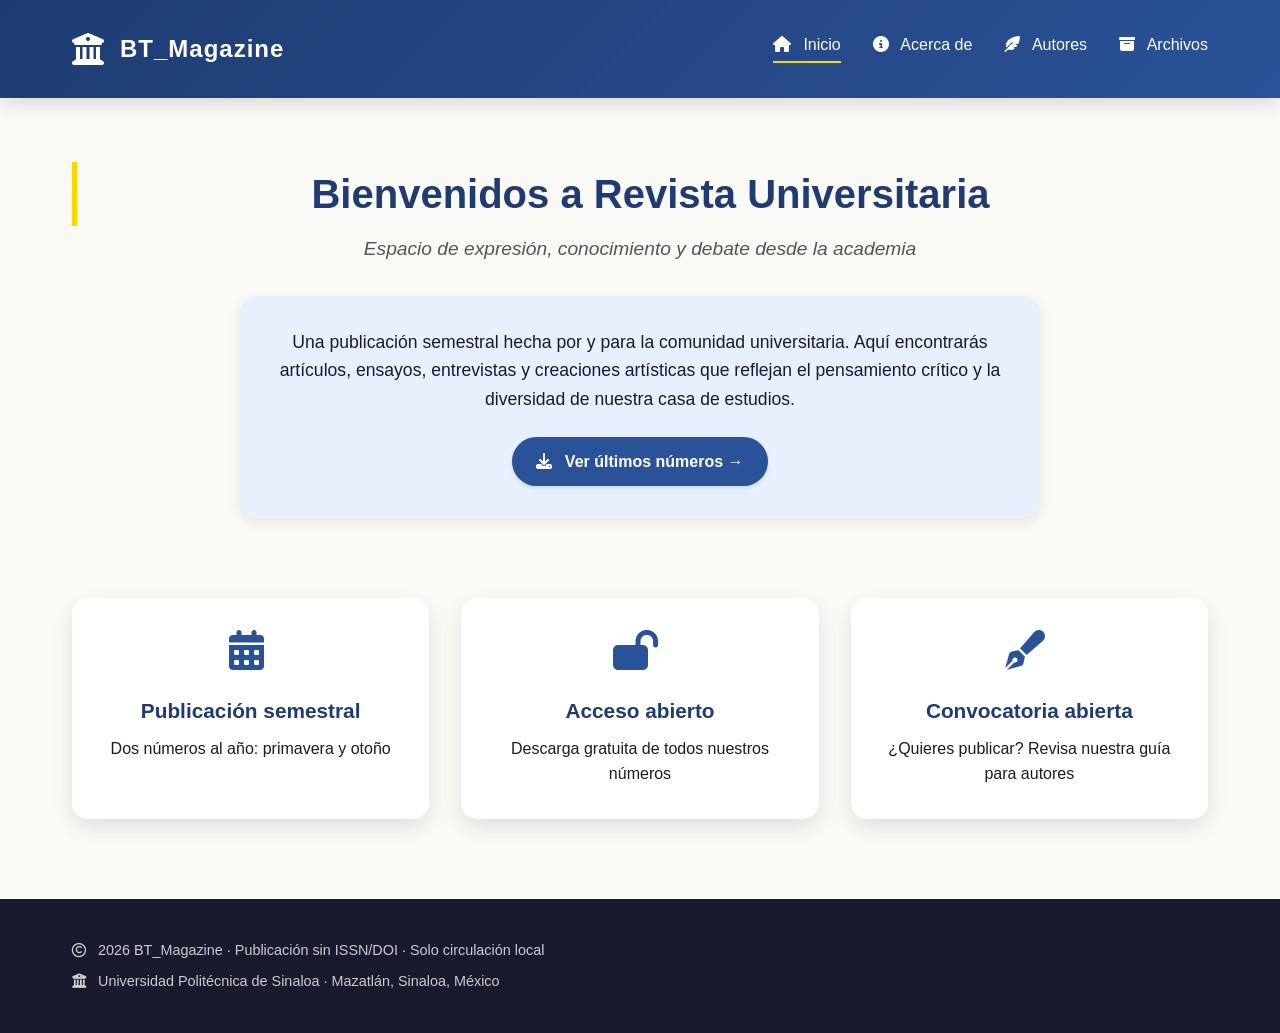
<file: index.html>
<!DOCTYPE html>
<html lang="es">
<head>
    <meta charset="UTF-8">
    <meta name="viewport" content="width=device-width, initial-scale=1.0">
    <title>Revista Universitaria | Inicio</title>
    <link rel="stylesheet" href="https://cdnjs.cloudflare.com/ajax/libs/font-awesome/6.5.1/css/all.min.css">
    <link rel="stylesheet" href="styles.css">
</head>
<body>
    <div id="header"></div>

    <main class="main-content">
        <section class="welcome-section">
            <h1>Bienvenidos a Revista Universitaria</h1>
            <p class="tagline">Espacio de expresión, conocimiento y debate desde la academia</p>
            <div class="hero">
                <p>Una publicación semestral hecha por y para la comunidad universitaria. Aquí encontrarás artículos, ensayos, entrevistas y creaciones artísticas que reflejan el pensamiento crítico y la diversidad de nuestra casa de estudios.</p>
                <a href="archivos.html" class="btn"><i class="fas fa-download"></i> Ver últimos números →</a>
            </div>
        </section>

        <section class="features">
            <div class="feature-card">
                <i class="fas fa-calendar-alt feature-icon"></i>
                <h3>Publicación semestral</h3>
                <p>Dos números al año: primavera y otoño</p>
            </div>
            <div class="feature-card">
                <i class="fas fa-lock-open feature-icon"></i>
                <h3>Acceso abierto</h3>
                <p>Descarga gratuita de todos nuestros números</p>
            </div>
            <div class="feature-card">
                <i class="fas fa-pen-fancy feature-icon"></i>
                <h3>Convocatoria abierta</h3>
                <p>¿Quieres publicar? Revisa nuestra guía para autores</p>
            </div>
        </section>
    </main>

    <div id="footer"></div>

    <script src="components.js"></script>
    <script src="scripts.js"></script>
</body>
</html>
</file>
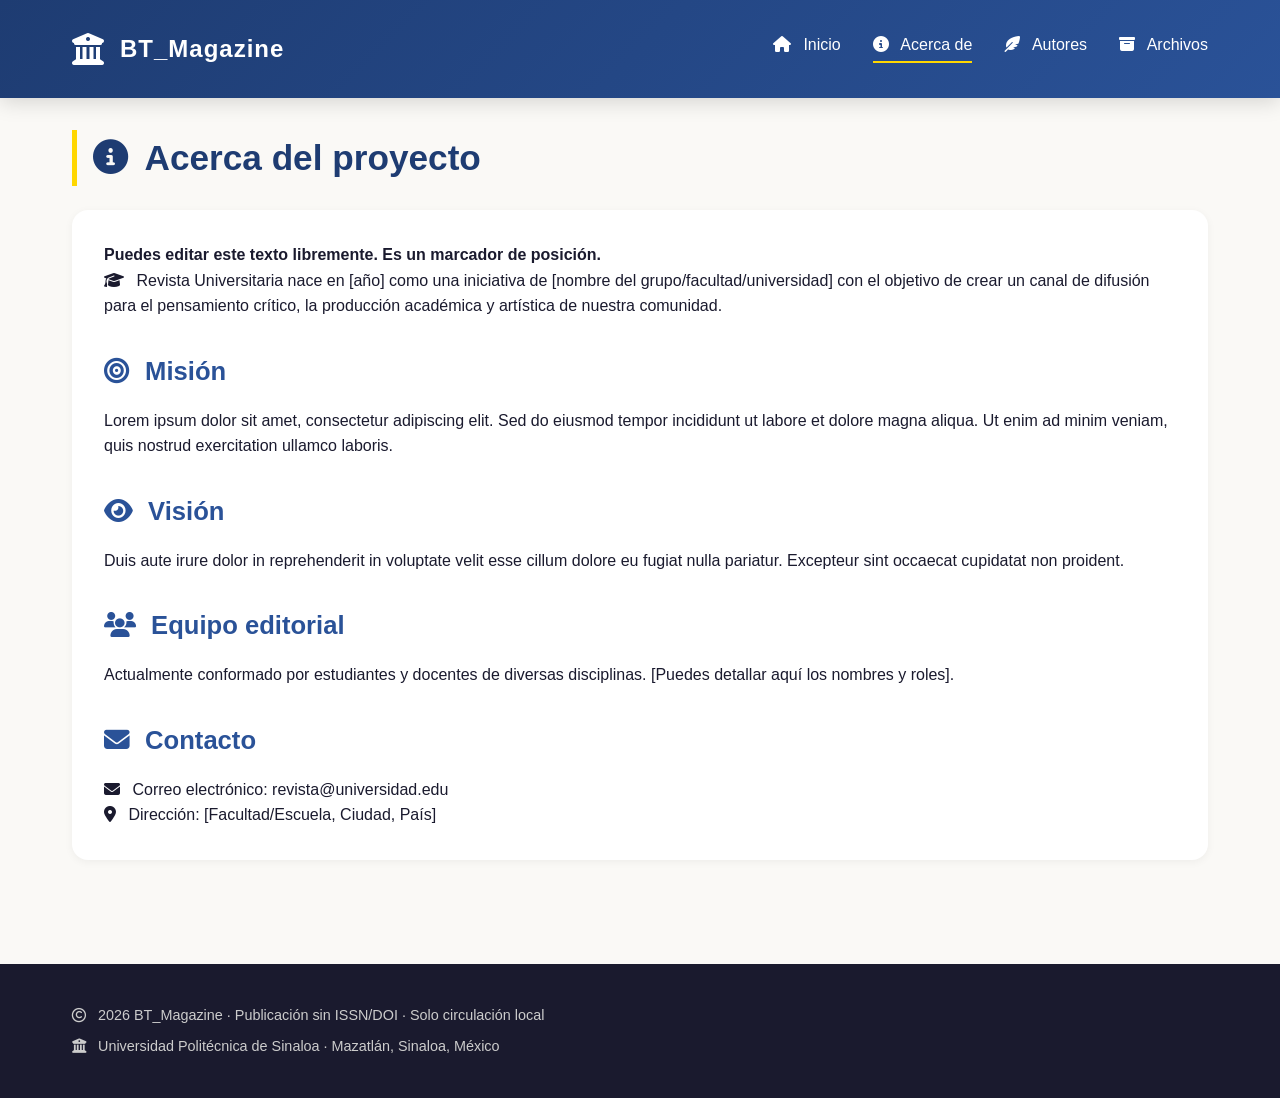
<file: acerca.html>
<!DOCTYPE html>
<html lang="es">
<head>
    <meta charset="UTF-8">
    <meta name="viewport" content="width=device-width, initial-scale=1.0">
    <title>Revista Universitaria | Acerca de</title>
    <link rel="stylesheet" href="https://cdnjs.cloudflare.com/ajax/libs/font-awesome/6.5.1/css/all.min.css">
    <link rel="stylesheet" href="styles.css">
</head>
<body>
    <div id="header"></div>

    <main class="main-content">
        <h1><i class="fas fa-info-circle"></i> Acerca del proyecto</h1>
        <div class="editable-content">
            <p><strong>Puedes editar este texto libremente. Es un marcador de posición.</strong></p>
            
            <p><i class="fas fa-graduation-cap"></i> Revista Universitaria nace en [año] como una iniciativa de [nombre del grupo/facultad/universidad] con el objetivo de crear un canal de difusión para el pensamiento crítico, la producción académica y artística de nuestra comunidad.</p>

            <h2><i class="fas fa-bullseye"></i> Misión</h2>
            <p>Lorem ipsum dolor sit amet, consectetur adipiscing elit. Sed do eiusmod tempor incididunt ut labore et dolore magna aliqua. Ut enim ad minim veniam, quis nostrud exercitation ullamco laboris.</p>

            <h2><i class="fas fa-eye"></i> Visión</h2>
            <p>Duis aute irure dolor in reprehenderit in voluptate velit esse cillum dolore eu fugiat nulla pariatur. Excepteur sint occaecat cupidatat non proident.</p>

            <h2><i class="fas fa-users"></i> Equipo editorial</h2>
            <p>Actualmente conformado por estudiantes y docentes de diversas disciplinas. [Puedes detallar aquí los nombres y roles].</p>

            <h2><i class="fas fa-envelope"></i> Contacto</h2>
            <p><i class="fas fa-envelope"></i> Correo electrónico: revista@universidad.edu</p>
            <p><i class="fas fa-map-marker-alt"></i> Dirección: [Facultad/Escuela, Ciudad, País]</p>
        </div>
    </main>

    <div id="footer"></div>

    <script src="components.js"></script>
    <script src="scripts.js"></script>
</body>
</html>
</file>
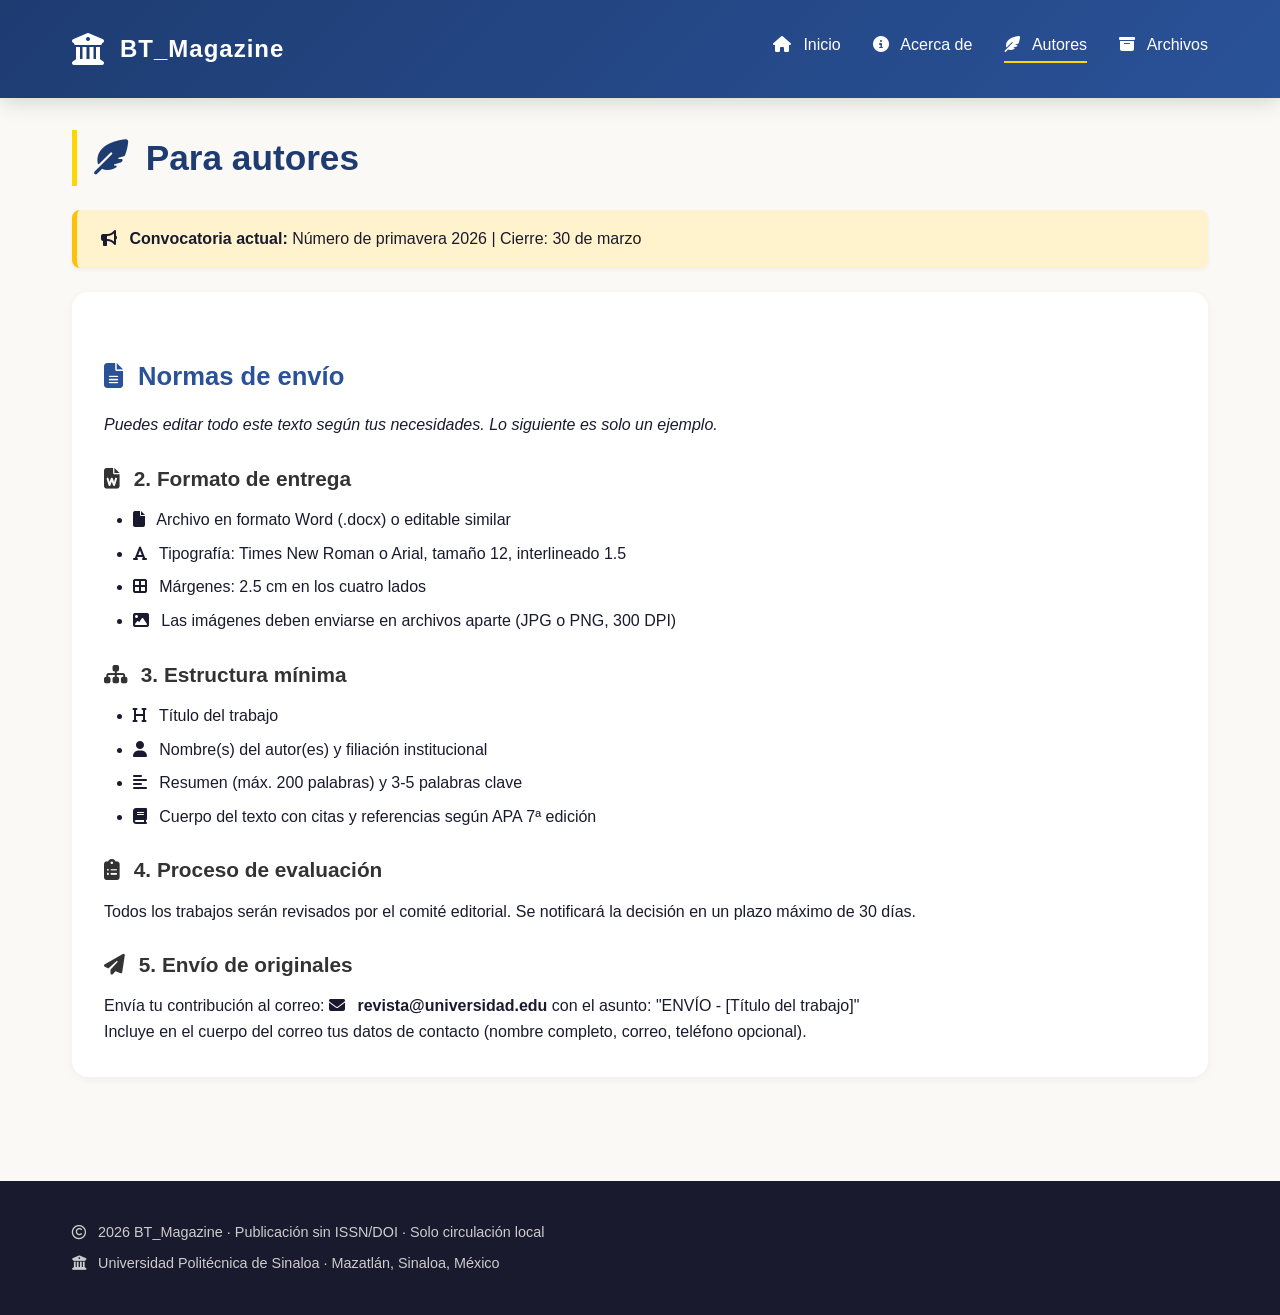
<file: autores.html>
<!DOCTYPE html>
<html lang="es">
<head>
    <meta charset="UTF-8">
    <meta name="viewport" content="width=device-width, initial-scale=1.0">
    <title>Revista Universitaria | Para Autores</title>
    <link rel="stylesheet" href="https://cdnjs.cloudflare.com/ajax/libs/font-awesome/6.5.1/css/all.min.css">
    <link rel="stylesheet" href="styles.css">
</head>
<body>
    <div id="header"></div>

    <main class="main-content">
        <h1><i class="fas fa-feather-alt"></i> Para autores</h1>
        
        <div class="callout">
            <p><i class="fas fa-bullhorn"></i> <strong>Convocatoria actual:</strong> Número de primavera 2026 | Cierre: 30 de marzo</p>
        </div>

        <div class="editable-content">
            
            <h2><i class="fas fa-file-alt"></i> Normas de envío</h2>
            <p><em>Puedes editar todo este texto según tus necesidades. Lo siguiente es solo un ejemplo.</em></p>

            <h3><i class="fas fa-file-word"></i> 2. Formato de entrega</h3>
            <ul>
                <li><i class="fas fa-file"></i> Archivo en formato Word (.docx) o editable similar</li>
                <li><i class="fas fa-font"></i> Tipografía: Times New Roman o Arial, tamaño 12, interlineado 1.5</li>
                <li><i class="fas fa-border-all"></i> Márgenes: 2.5 cm en los cuatro lados</li>
                <li><i class="fas fa-image"></i> Las imágenes deben enviarse en archivos aparte (JPG o PNG, 300 DPI)</li>
            </ul>

            <h3><i class="fas fa-sitemap"></i> 3. Estructura mínima</h3>
            <ul>
                <li><i class="fas fa-heading"></i> Título del trabajo</li>
                <li><i class="fas fa-user"></i> Nombre(s) del autor(es) y filiación institucional</li>
                <li><i class="fas fa-align-left"></i> Resumen (máx. 200 palabras) y 3-5 palabras clave</li>
                <li><i class="fas fa-book"></i> Cuerpo del texto con citas y referencias según APA 7ª edición</li>
            </ul>

            <h3><i class="fas fa-clipboard-list"></i> 4. Proceso de evaluación</h3>
            <p>Todos los trabajos serán revisados por el comité editorial. Se notificará la decisión en un plazo máximo de 30 días.</p>

            <h3><i class="fas fa-paper-plane"></i> 5. Envío de originales</h3>
            <p>Envía tu contribución al correo: <i class="fas fa-envelope"></i> <strong>revista@universidad.edu</strong> con el asunto: "ENVÍO - [Título del trabajo]"</p>
            <p>Incluye en el cuerpo del correo tus datos de contacto (nombre completo, correo, teléfono opcional).</p>
        </div>

    </main>

    <div id="footer"></div>

    <script src="components.js"></script>
    <script src="scripts.js"></script>
</body>
</html>
</file>
<file: styles.css>
/* styles.css - Estilos para Revista Universitaria */

/* Reset y base */
* {
    margin: 0;
    padding: 0;
    box-sizing: border-box;
}

body {
    font-family: 'Segoe UI', Tahoma, Geneva, Verdana, sans-serif;
    line-height: 1.6;
    color: #1a1a2e;
    background-color: #faf9f6;
    display: flex;
    flex-direction: column;
    min-height: 100vh;
}

i {
    margin-right: 0.5rem;
}

.main-content {
    flex: 1;
    max-width: 1200px;
    margin: 2rem auto;
    padding: 0 2rem;
    width: 100%;
}

/* Contenedor */
.container {
    max-width: 1200px;
    margin: 0 auto;
    padding: 0 2rem;
}

/* Header */
.site-header {
    background: linear-gradient(135deg, #1e3c72 0%, #2a5298 100%);
    color: white;
    padding: 1rem 0;
    box-shadow: 0 4px 20px rgba(0,0,0,0.15);
    position: sticky;
    top: 0;
    z-index: 100;
}

.header-container {
    display: flex;
    justify-content: space-between;
    align-items: center;
    flex-wrap: wrap;
}

.logo a {
    display: flex;
    align-items: center;
    gap: 0.5rem;
    text-decoration: none;
    color: white;
    font-size: 1.5rem;
    font-weight: bold;
    transition: opacity 0.3s;
}

.logo a:hover {
    opacity: 0.9;
}

.logo-icon {
    font-size: 2rem;
}

.logo-text {
    letter-spacing: 1px;
}

.main-nav ul {
    display: flex;
    list-style: none;
    gap: 2rem;
    color: white;
}

.main-nav a {
    color: white;
    text-decoration: none;
    font-weight: 500;
    padding: 0.5rem 0;
    transition: border-bottom 0.3s;
    border-bottom: 2px solid transparent;
}

.main-nav a:hover,
.main-nav a.active {
    border-bottom-color: #ffd700;
}

/* Footer */
.site-footer {
    background: #1a1a2e;
    color: #ccc;
    padding: 2rem 0;
    margin-top: 3rem;
}

.footer-container {
    display: flex;
    justify-content: space-between;
    flex-wrap: wrap;
    gap: 1.5rem;
}

.footer-info p,
.footer-contact p {
    margin: 0.5rem 0;
    font-size: 0.9rem;
}

/* Bienvenida */
.welcome-section {
    text-align: center;
    padding: 2rem 0 3rem;
}

.welcome-section h1 {
    font-size: 2.5rem;
    color: #1e3c72;
    margin-bottom: 0.5rem;
}

.tagline {
    font-size: 1.2rem;
    color: #555;
    margin-bottom: 2rem;
    font-style: italic;
}

.hero {
    background-color: #e8f0fe;
    padding: 2rem;
    border-radius: 1rem;
    margin-top: 1rem;
    max-width: 800px;
    margin-left: auto;
    margin-right: auto;
    box-shadow: 0 4px 12px rgba(0,0,0,0.08);
}

.hero p {
    font-size: 1.1rem;
    margin-bottom: 1.5rem;
}

.btn {
    display: inline-block;
    background-color: #2a5298;
    color: white;
    padding: 0.75rem 1.5rem;
    border-radius: 2rem;
    text-decoration: none;
    font-weight: bold;
    transition: all 0.3s ease;
    box-shadow: 0 2px 4px rgba(0,0,0,0.1);
}

.btn:hover {
    background-color: #1e3c72;
    transform: translateY(-2px);
    box-shadow: 0 4px 12px rgba(0,0,0,0.15);
}

/* Features cards */

.features {
    display: flex;
    gap: 2rem;
    justify-content: center;
    flex-wrap: wrap;
    margin-top: 2rem;
}

.feature-card {
    background: white;
    padding: 2rem;
    border-radius: 1rem;
    box-shadow: 0 8px 20px rgba(0,0,0,0.1);
    text-align: center;
    flex: 1;
    min-width: 200px;
    transition: all 0.3s ease;
}

.feature-card:hover {
    transform: translateY(-5px);
    box-shadow: 0 12px 28px rgba(0,0,0,0.15);
}

.feature-icon {
    font-size: 2.5rem;
    display: block;
    margin-bottom: 1rem;
    color: #2a5298;
}

.feature-card h3 {
    margin-bottom: 0.5rem;
    color: #1e3c72;
}

/* Páginas internas - Estilos unificados */

h1 {
    font-size: 2.2rem;
    color: #1e3c72;
    margin-bottom: 1.5rem;
    border-left: 5px solid #ffd700;
    padding-left: 1rem;
}

h2 {
    font-size: 1.6rem;
    margin-top: 2rem;
    margin-bottom: 1rem;
    color: #2a5298;
}

h3 {
    font-size: 1.3rem;
    margin-top: 1.5rem;
    margin-bottom: 0.75rem;
    color: #333;
}

/* Contenedor unificado para el contenido de todas las páginas */

.editable-content,
section:not(.welcome-section):not(.features) {
    background: white;
    padding: 2rem;
    border-radius: 1rem;
    box-shadow: 0 2px 8px rgba(0,0,0,0.05);
    margin-bottom: 1.5rem;
    width: 100%;
    max-width: 100%;
}

/* Para mantener consistencia en todas las páginas */

.callout {
    background: #fff3cd;
    border-left: 5px solid #ffc107;
    padding: 1rem 1.5rem;
    border-radius: 0.5rem;
    margin-bottom: 1.5rem;
    box-shadow: 0 2px 4px rgba(0,0,0,0.05);
    width: 100%;
}

.info-box {
    background: #d1ecf1;
    border-left: 5px solid #17a2b8;
    padding: 1rem 1.5rem;
    border-radius: 0.5rem;
    margin-top: 1.5rem;
    box-shadow: 0 2px 4px rgba(0,0,0,0.05);
    width: 100%;
}

ul, ol {
    margin-left: 1.8rem;
    margin-top: 0.5rem;
    margin-bottom: 1rem;
}

li {
    margin: 0.5rem 0;
}

/* Archivos - grid de volúmenes */

.year-section {
    margin-bottom: 3rem;
    width: 100%;
}

.year-section h2 {
    font-size: 1.8rem;
    border-bottom: 2px solid #ddd;
    padding-bottom: 0.5rem;
    margin-bottom: 1.5rem;
}

.volumes-grid {
    display: grid;
    grid-template-columns: repeat(auto-fill, minmax(300px, 1fr));
    gap: 2rem;
    width: 100%;
}

.volume-card {
    background: white;
    border-radius: 1rem;
    overflow: hidden;
    box-shadow: 0 8px 24px rgba(0,0,0,0.12);
    transition: all 0.3s cubic-bezier(0.4, 0, 0.2, 1);
    display: flex;
    flex-direction: column;
    cursor: pointer;
}

.volume-card:hover {
    transform: translateY(-6px);
    box-shadow: 0 16px 32px rgba(0,0,0,0.16);
}

/* Vista previa - altura reducida en 1/4 (de 1.414 a 1.06) */
.volume-preview {
    position: relative;
    background: linear-gradient(135deg, #667eea 0%, #764ba2 100%);
    aspect-ratio: 1 / 1.414;
    width: 100%;
    display: flex;
    align-items: center;
    justify-content: center;
    overflow: hidden;
    cursor: pointer;
}

.preview-image {
    width: 100%;
    height: 100%;
    object-fit: cover;
    transition: transform 0.3s ease;
}

.volume-card:hover .preview-image {
    transform: scale(1.02);
}

.preview-placeholder {
    display: flex;
    flex-direction: column;
    align-items: center;
    justify-content: center;
    gap: 0.75rem;
    color: white;
    text-align: center;
    padding: 1rem;
}

.preview-placeholder i {
    font-size: 3rem;
}

.preview-placeholder span {
    font-size: 0.85rem;
    opacity: 0.9;
}

.volume-info {
    padding: 1.25rem;
    flex: 1;
    display: flex;
    flex-direction: column;
}

.volume-number {
    font-size: 1rem;
    font-weight: bold;
    color: #1e3c72;
    margin-bottom: 0.25rem;
}

.volume-title {
    font-size: 1.2rem;
    font-weight: bold;
    color: #2a5298;
    margin-bottom: 0.5rem;
}

.volume-meta {
    font-size: 0.8rem;
    color: #ff8c00;
    font-weight: 500;
    margin-bottom: 0.75rem;
    display: flex;
    gap: 1rem;
    flex-wrap: wrap;
}

.volume-description {
    font-size: 0.9rem;
    margin-bottom: 0;
    color: #555;
    line-height: 1.5;
}

.volume-description i {
    color: #2a5298;
}

/* Botón oculto (ya no se usa) */

.btn-small {
    display: none;
}

.subtitle {
    color: #666;
    margin-bottom: 2rem;
}

/* Responsive */

@media (max-width: 768px) {
    .header-container {
        flex-direction: column;
        gap: 1rem;
    }
    
    .main-nav ul {
        gap: 1rem;
        flex-wrap: wrap;
        justify-content: center;
    }
    
    .footer-container {
        flex-direction: column;
        text-align: center;
    }
    
    .main-content {
        padding: 0 1rem;
    }
    
    h1 {
        font-size: 1.8rem;
    }
    
    .welcome-section h1 {
        font-size: 2rem;
    }
    
    .volumes-grid {
        grid-template-columns: 1fr;
    }
    
    .editable-content,
    section:not(.welcome-section):not(.features) {
        padding: 1.25rem;
    }
}
</file>
